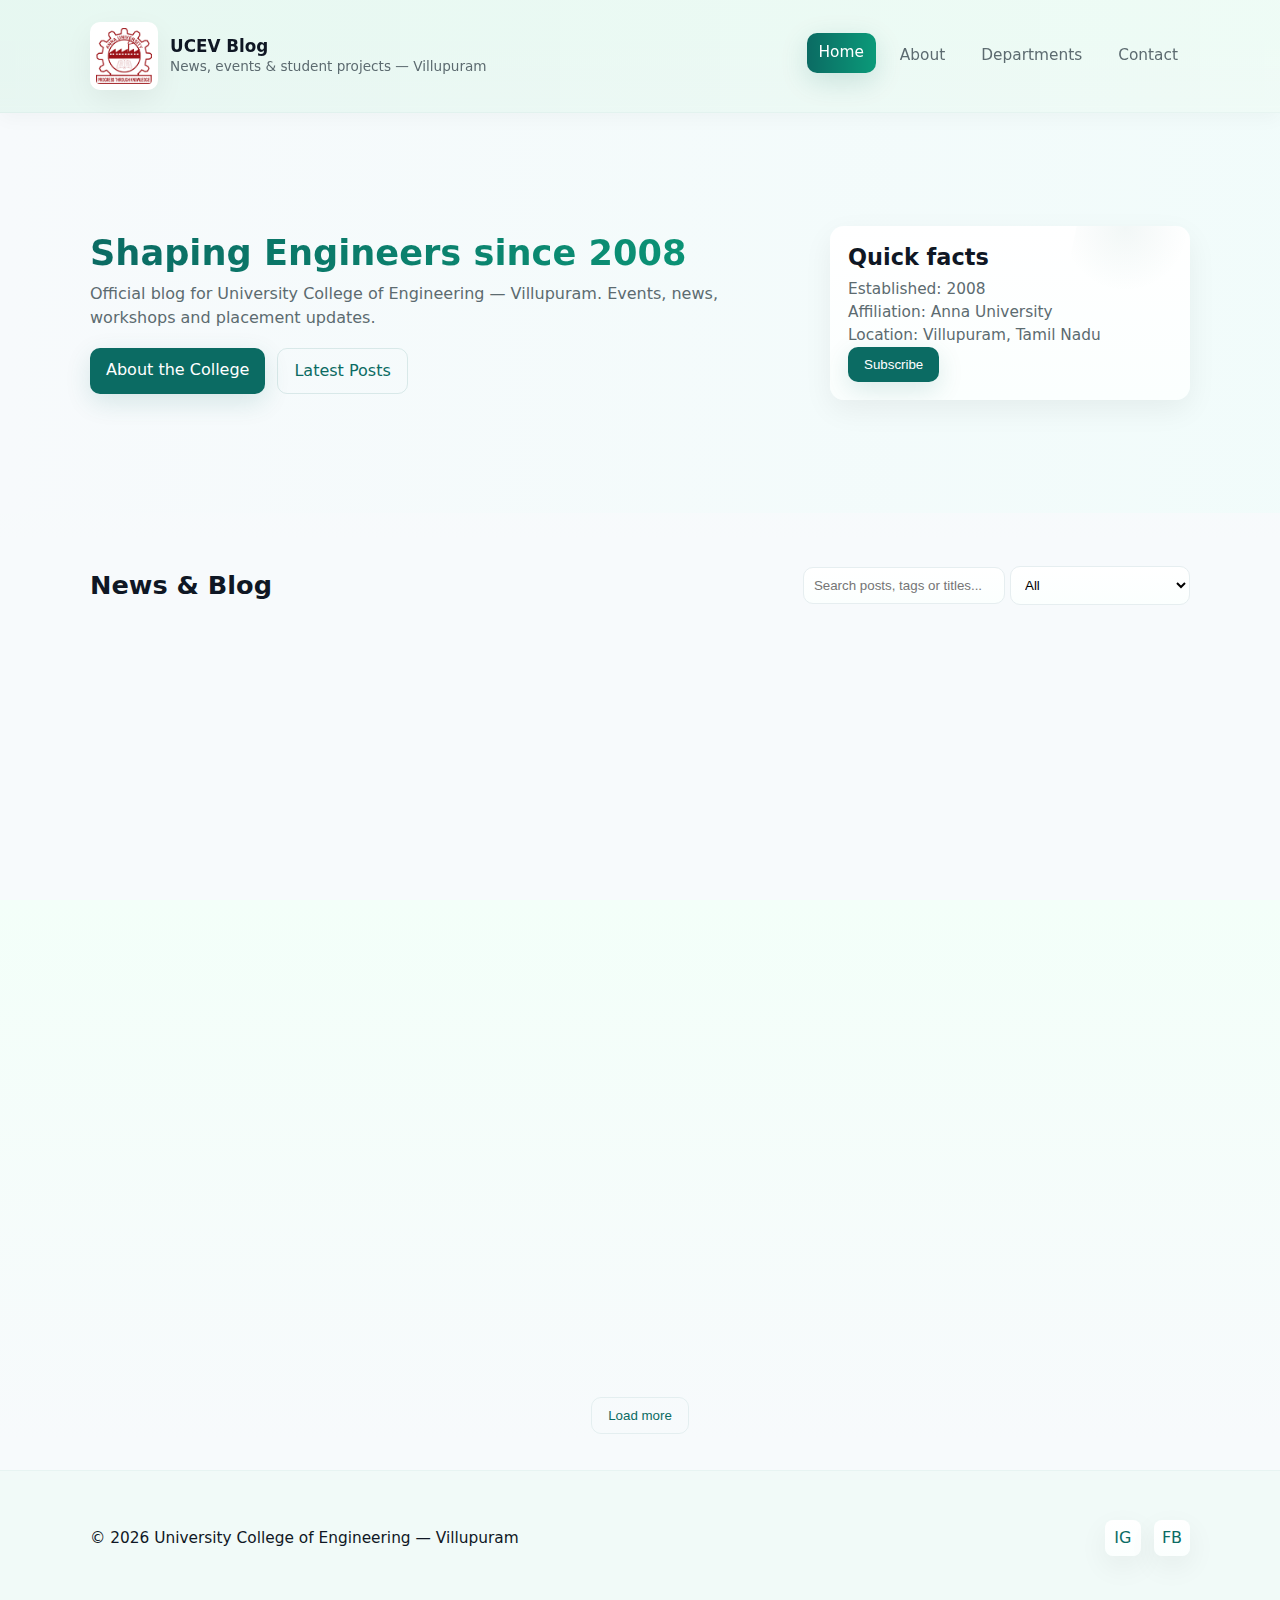
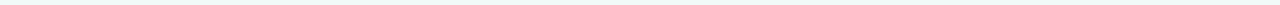
<file: index.html>
<!DOCTYPE html>
<html lang="en">

<head>
  <meta charset="utf-8" />
  <meta name="viewport" content="width=device-width,initial-scale=1" />
  <title>UCEV Blog — Home</title>
  <link rel="stylesheet" href="styles.css" />
  <meta name="description" content="University College of Engineering Villupuram — blog & news" />
  <meta name="keywords" content="UCEV, University College of Engineering Villupuram, blog, news, events, student projects" />
  <meta name="author" content="UCEV Blog Team" />
  <link rel="icon" href="assets/logo.ico" type="image/x-icon" />

</head>

<body>
  <header class="site-header">
    <div class="container header-inner">
      <div class="brand" onclick="navigate('/')">
        <img src="assets/logo.png" alt="UCEV Logo" class="logo" onerror="this.style.display='none'" loading="lazy"/>
        <div>
          <h1>UCEV Blog</h1>
          <p class="tagline">News, events & student projects — Villupuram</p>
        </div>
      </div>

      <nav class="nav">
        <button class="nav-toggle" aria-expanded="false" onclick="toggleNav()">
          ☰
        </button>
        <ul class="nav-list">
          <li><a href="index.html">Home</a></li>
          <li><a href="about.html">About</a></li>
          <li><a href="departments.html">Departments</a></li>
          <li><a href="contact.html">Contact</a></li>
        </ul>
      </nav>
    </div>
  </header>

  <main>
    <section class="hero">
      <div class="container hero-grid">
        <div class="hero-content">
          <h2 class="animated-title">
            Shaping Engineers since <span id="est-year">2008</span>
          </h2>
          <p class="lead">
            Official blog for University College of Engineering — Villupuram.
            Events, news, workshops and placement updates.
          </p>
          <div class="cta-row">
            <a class="btn" href="about.html">About the College</a>
            <a class="btn btn-outline" href="#posts-section">Latest Posts</a>
          </div>
        </div>

        <div class="hero-card reveal">
          <div class="card-top">
            <h3>Quick facts</h3>
            <ul class="facts">
              <li>Established: 2008</li>
              <li>Affiliation: Anna University</li>
              <li>Location: Villupuram, Tamil Nadu</li>
            </ul>
          </div>
          <div class="card-bottom">
            <button id="subscribeBtn" class="btn">Subscribe</button>
          </div>
        </div>
      </div>
    </section>

    <section id="posts-section" class="section container">
      <div class="section-head">
        <h2>News & Blog</h2>
        <div class="controls">
          <input id="searchInput" placeholder="Search posts, tags or titles..." />
          <select id="filterDept">
            <option value="all">All</option>
            <option value="cse">Computer Science</option>
            <option value="ece">ECE</option>
            <option value="mech">Mechanical</option>
            <option value="it">IT</option>
            <option value="placement">Placement</option>
          </select>
        </div>
      </div>

      <div id="posts" class="posts-grid" aria-live="polite"></div>

      <div class="load-more-wrap">
        <button id="loadMore" class="btn btn-outline">Load more</button>
      </div>
    </section>
  </main>

  <footer class="site-footer">
    <div class="container footer-inner">
      <p>
        © <span id="year"></span> University College of Engineering —
        Villupuram
      </p>
      <div class="socials">
        <a href="#" aria-label="Instagram">IG</a>
        <a href="#" aria-label="Facebook">FB</a>
      </div>
    </div>
  </footer>

  <div id="toast" class="toast" role="status" aria-live="polite"></div>

  <script src="script.js"></script>
  <script>
    initHome();
  </script>
</body>

</html>
</file>
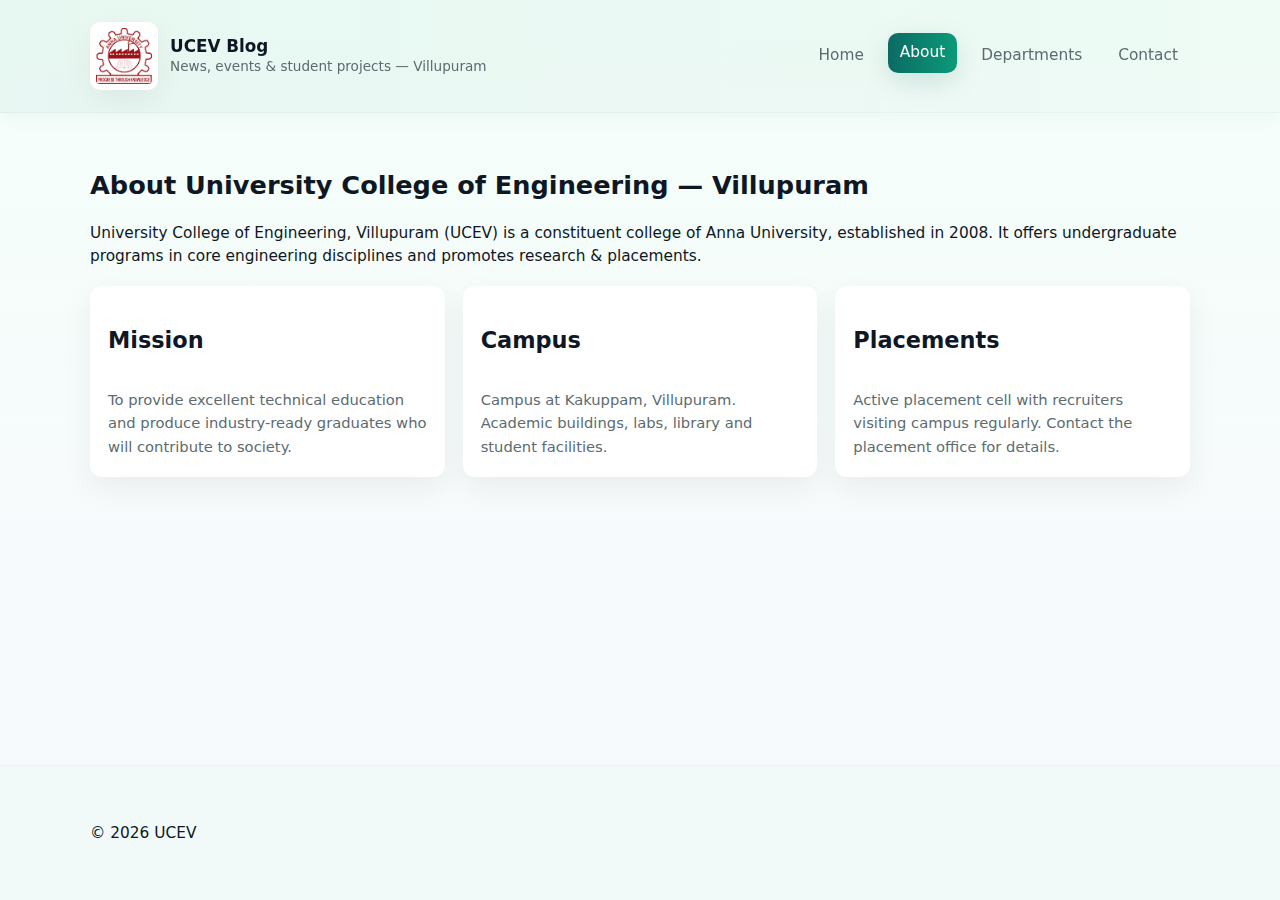
<file: about.html>
<!doctype html>
<html lang="en">

<head>
    <meta charset="utf-8">
    <meta name="viewport" content="width=device-width,initial-scale=1">
    <title>About — UCEV</title>
    <link rel="stylesheet" href="styles.css">
    <meta name="description" content="University College of Engineering Villupuram — about the college, mission, campus and placements">
    <meta name="keywords" content="UCEV, University College of Engineering Villupuram, about UCEV, college mission, campus, placements">
    <meta name="author" content="UCEV Blog Team">
    <link rel="icon" href="assets/logo.ico" type="image/x-icon">
</head>

<body>
    <header class="site-header">
        <div class="container header-inner">
            <div class="brand" onclick="navigate('/')">
                <img src="assets/logo.png" alt="UCEV Logo" class="logo" onerror="this.style.display='none'" loading="lazy">
                <div>
                    <h1>UCEV Blog</h1>
                    <p class="tagline">News, events & student projects — Villupuram</p>
                </div>
            </div>

            <nav class="nav">
                <button class="nav-toggle" aria-expanded="false" onclick="toggleNav()">
                    ☰
                </button>
                <ul class="nav-list">
                    <li><a href="index.html">Home</a></li>
                    <li><a href="about.html">About</a></li>
                    <li><a href="departments.html">Departments</a></li>
                    <li><a href="contact.html">Contact</a></li>
                </ul>
            </nav>
        </div>
    </header>


    <main class="container section">
        <h2 class="reveal">About University College of Engineering — Villupuram</h2>
        <p class="reveal">University College of Engineering, Villupuram (UCEV) is a constituent college of Anna
            University, established in 2008. It offers undergraduate programs in core engineering disciplines and
            promotes research & placements.</p>

        <div class="cards-grid">
            <article class="info-card reveal">
                <h3>Mission</h3>
                <p>To provide excellent technical education and produce industry-ready graduates who will contribute to
                    society.</p>
            </article>
            <article class="info-card reveal">
                <h3>Campus</h3>
                <p>Campus at Kakuppam, Villupuram. Academic buildings, labs, library and student facilities.</p>
            </article>
            <article class="info-card reveal">
                <h3>Placements</h3>
                <p>Active placement cell with recruiters visiting campus regularly. Contact the placement office for
                    details.</p>
            </article>
        </div>

    </main>

    <footer class="site-footer">
        <div class="container footer-inner">
            <p>© <span id="year"></span> UCEV</p>
            <div></div>
        </div>
    </footer>

    <div id="toast" class="toast"></div>
    <script src="script.js"></script>
    <script>initBasic()</script>
</body>

</html>
</file>
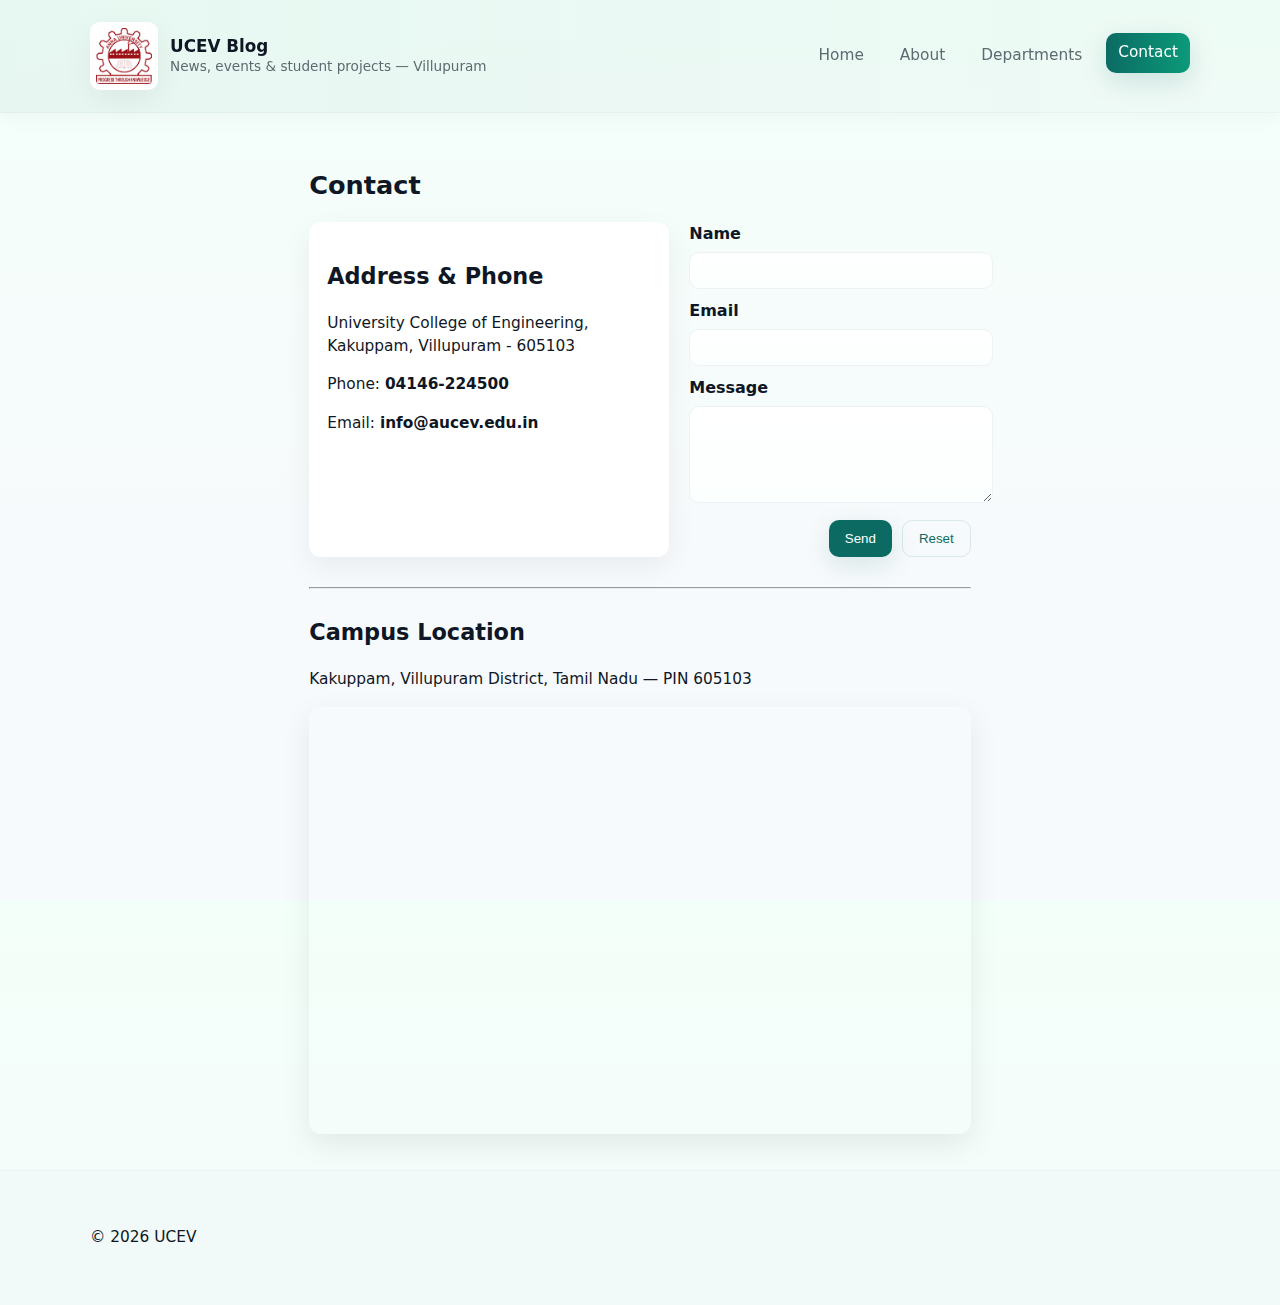
<file: contact.html>
<!DOCTYPE html>
<html lang="en">

<head>
    <meta charset="utf-8" />
    <meta name="viewport" content="width=device-width,initial-scale=1" />
    <title>Contact — UCEV</title>
    <link rel="stylesheet" href="styles.css" />
    <meta name="description" content="University College of Engineering Villupuram — contact information, address and campus map">
    <meta name="keywords" content="UCEV, University College of Engineering Villupuram, contact, address, campus map, Kakuppam, Villupuram">
    <meta name="author" content="UCEV Blog Team">
    <link rel="icon" href="assets/logo.ico" type="image/x-icon">
</head>

<body>
    <header class="site-header">
        <div class="container header-inner">
            <div class="brand" onclick="navigate('/')">
                <img src="assets/logo.png" alt="UCEV Logo" class="logo" onerror="this.style.display='none'" loading="lazy">
                <div>
                    <h1>UCEV Blog</h1>
                    <p class="tagline">News, events & student projects — Villupuram</p>
                </div>
            </div>

            <nav class="nav">
                <button class="nav-toggle" aria-expanded="false" onclick="toggleNav()">
                    ☰
                </button>
                <ul class="nav-list">
                    <li><a href="index.html">Home</a></li>
                    <li><a href="about.html">About</a></li>
                    <li><a href="departments.html">Departments</a></li>
                    <li><a href="contact.html">Contact</a></li>
                </ul>
            </nav>
        </div>
    </header>


    <main class="container section">
        <h2 class="reveal">Contact</h2>
        <div class="contact-grid">
            <div class="contact-card reveal">
                <h3>Address & Phone</h3>
                <p>
                    University College of Engineering, Kakuppam, Villupuram - 605103
                </p>
                <p>Phone: <strong>04146-224500</strong></p>
                <p>Email: <strong>info@aucev.edu.in</strong></p>
            </div>

            <form id="contactForm" class="contact-form reveal">
                <label>Name <input name="name" required /></label>
                <label>Email <input name="email" type="email" required /></label>
                <label>Message <textarea name="message" rows="5" required></textarea>
                </label>
                <div class="form-row">
                    <button class="btn" type="submit">Send</button>
                    <button class="btn btn-outline" type="reset">Reset</button>
                </div>
            </form>
            <p id="formMessage" class="form-message" role="alert" aria-live="polite"></p>
        </div>
        <hr style="margin: 30px 0" />

        <h3>Campus Location</h3>
        <p>Kakuppam, Villupuram District, Tamil Nadu — PIN 605103</p>


        <div class="map-wrap" style="
          border-radius: 12px;
          overflow: hidden;
          margin-top: 12px;
          box-shadow: 0 10px 30px rgba(0, 0, 0, 0.08);
        ">
            <iframe title="UCEV campus map" width="100%" height="420" frameborder="0"
                src="https://www.google.com/maps?q=Kakuppam+Villupuram+605103&output=embed" allowfullscreen>
            </iframe>
        </div>
    </main>

    <footer class="site-footer">
        <div class="container footer-inner">
            <p>© <span id="year"></span> UCEV</p>
        </div>
    </footer>

    <div id="toast" class="toast"></div>
    <script src="script.js"></script>
    <script>
        initContact();
    </script>
</body>

</html>
</file>
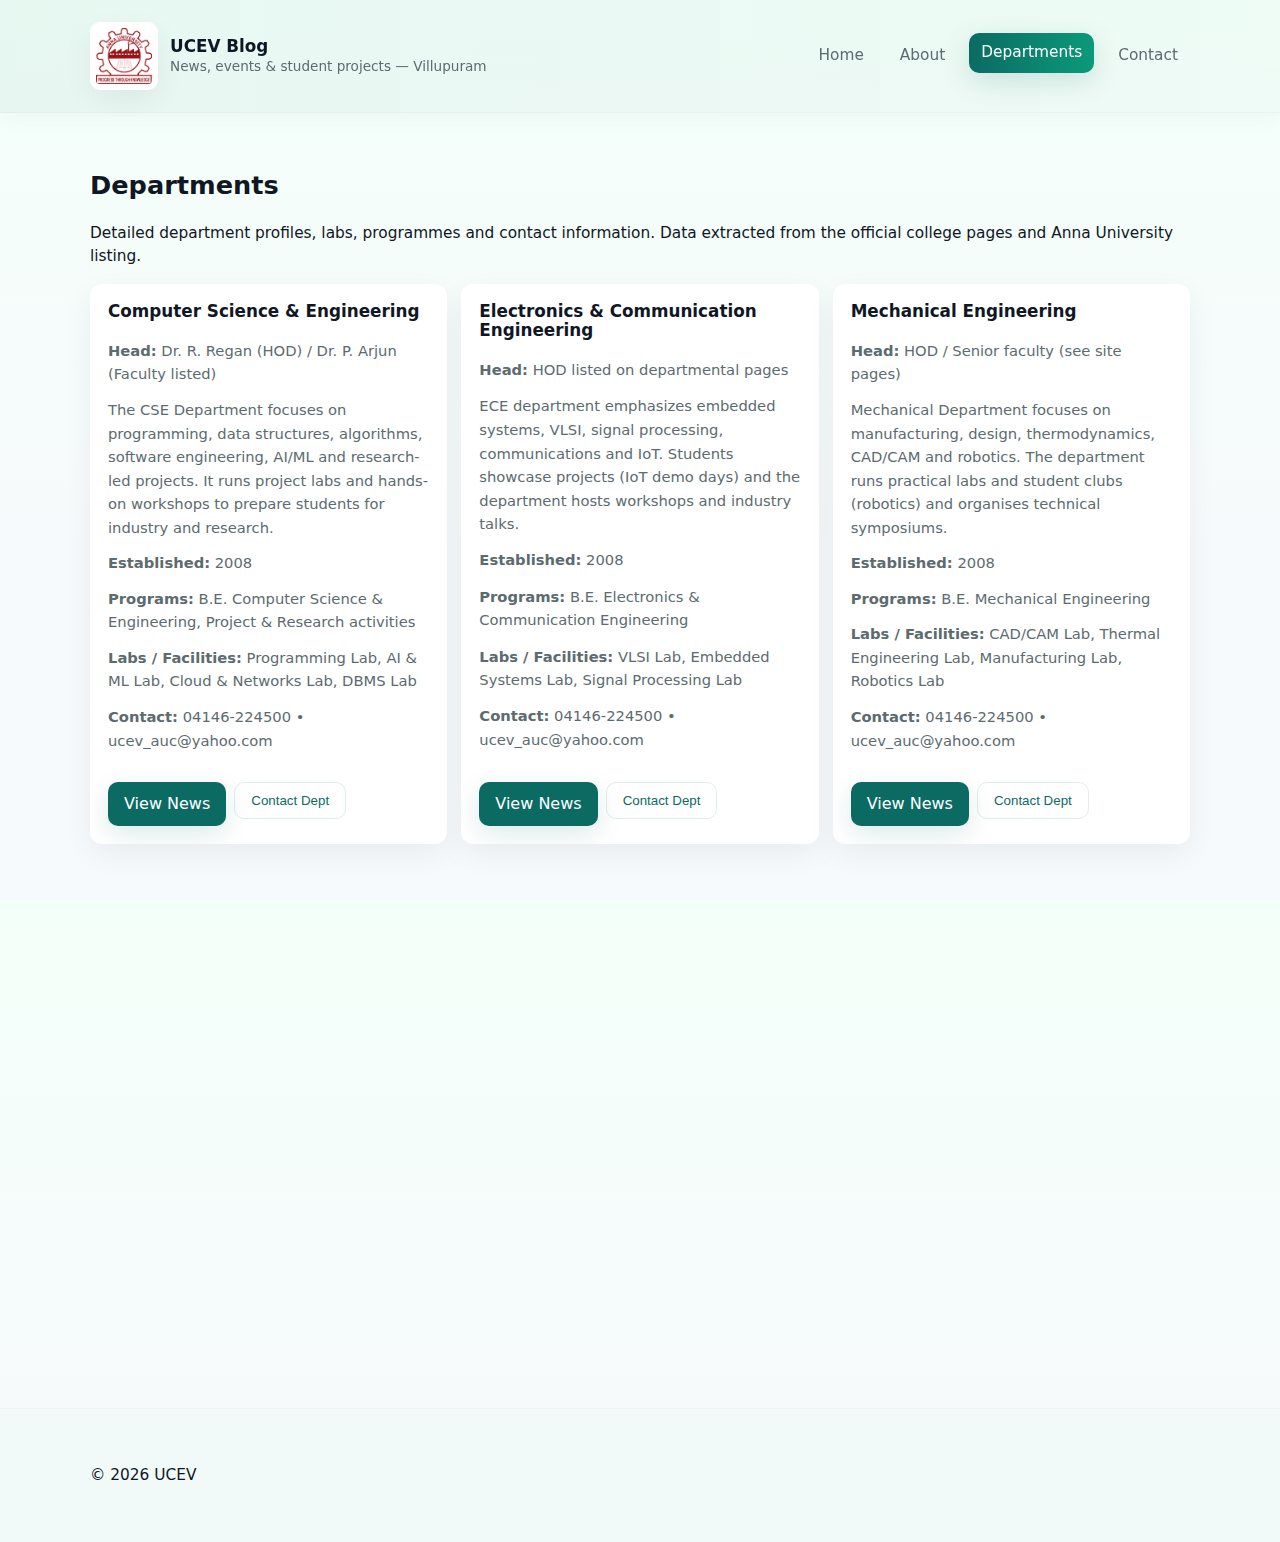
<file: departments.html>
<!doctype html>
<html lang="en">

<head>
    <meta charset="utf-8" />
    <meta name="viewport" content="width=device-width,initial-scale=1" />
    <title>Departments — UCEV</title>
    <link rel="stylesheet" href="styles.css">
    <meta name="description" content="University College of Engineering Villupuram — explore our engineering departments and programs">
    <meta name="keywords" content="UCEV, University College of Engineering Villupuram, departments, engineering programs, CSE, ECE, EEE, Mechanical, Civil">    
    <meta name="author" content="UCEV Blog Team">
    <link rel="icon" href="assets/logo.ico" type="image/x-icon">
</head>

<body>
    <header class="site-header">
        <div class="container header-inner">
            <div class="brand" onclick="navigate('/')">
                <img src="assets/logo.png" alt="UCEV Logo" class="logo" onerror="this.style.display='none'" loading="lazy">
                <div>
                    <h1>UCEV Blog</h1>
                    <p class="tagline">News, events & student projects — Villupuram</p>
                </div>
            </div>

            <nav class="nav">
                <button class="nav-toggle" aria-expanded="false" onclick="toggleNav()">
                    ☰
                </button>
                <ul class="nav-list">
                    <li><a href="index.html">Home</a></li>
                    <li><a href="about.html">About</a></li>
                    <li><a href="departments.html">Departments</a></li>
                    <li><a href="contact.html">Contact</a></li>
                </ul>
            </nav>
        </div>
    </header>


    <main class="container section">
        <h2 class="reveal">Departments</h2>
        <p class="reveal">Detailed department profiles, labs, programmes and contact information. Data extracted from
            the official college pages and Anna University listing.</p>

        <div id="deptGrid" class="dept-grid"></div>
    </main>

    <footer class="site-footer">
        <div class="container footer-inner">
            <p>© <span id="year"></span> UCEV</p>
        </div>
    </footer>

    <div id="toast" class="toast"></div>
    <script src="script.js"></script>
    <script>

        document.addEventListener('DOMContentLoaded', async () => {
            initBasic();
            const grid = document.getElementById('deptGrid');
            try {
                const res = await fetch('data/departments.json');
                const depts = await res.json();
                depts.forEach(d => {
                    const card = document.createElement('article');
                    card.className = 'info-card reveal';
                    card.innerHTML = `
            <h4>${d.name}</h4>
            <p><strong>Head:</strong> ${d.head || '—'}</p>
            <p>${d.about}</p>
            <p><strong>Established:</strong> ${d.established || '2008'}</p>
            <p><strong>Programs:</strong> ${(d.programs || []).join(', ')}</p>
            <p><strong>Labs / Facilities:</strong> ${(d.labs || []).join(', ')}</p>
            <p><strong>Contact:</strong> ${d.contact?.phone || ''} • ${d.contact?.email || ''}</p>
            <div style="margin-top:10px;display:flex;gap:8px">
              <a class="btn" href="index.html?dept=${encodeURIComponent(d.id)}">View News</a>
              <button class="btn btn-outline" onclick="toast.show('Contact: ${d.contact?.email || 'ucev_auc@yahoo.com'}')">Contact Dept</button>
            </div>
          `;
                    grid.appendChild(card);
                });

                setupReveal();
            } catch (e) {
                grid.innerHTML = '<p>Departments data could not be loaded.</p>';
            }
        });
    </script>
</body>

</html>
</file>
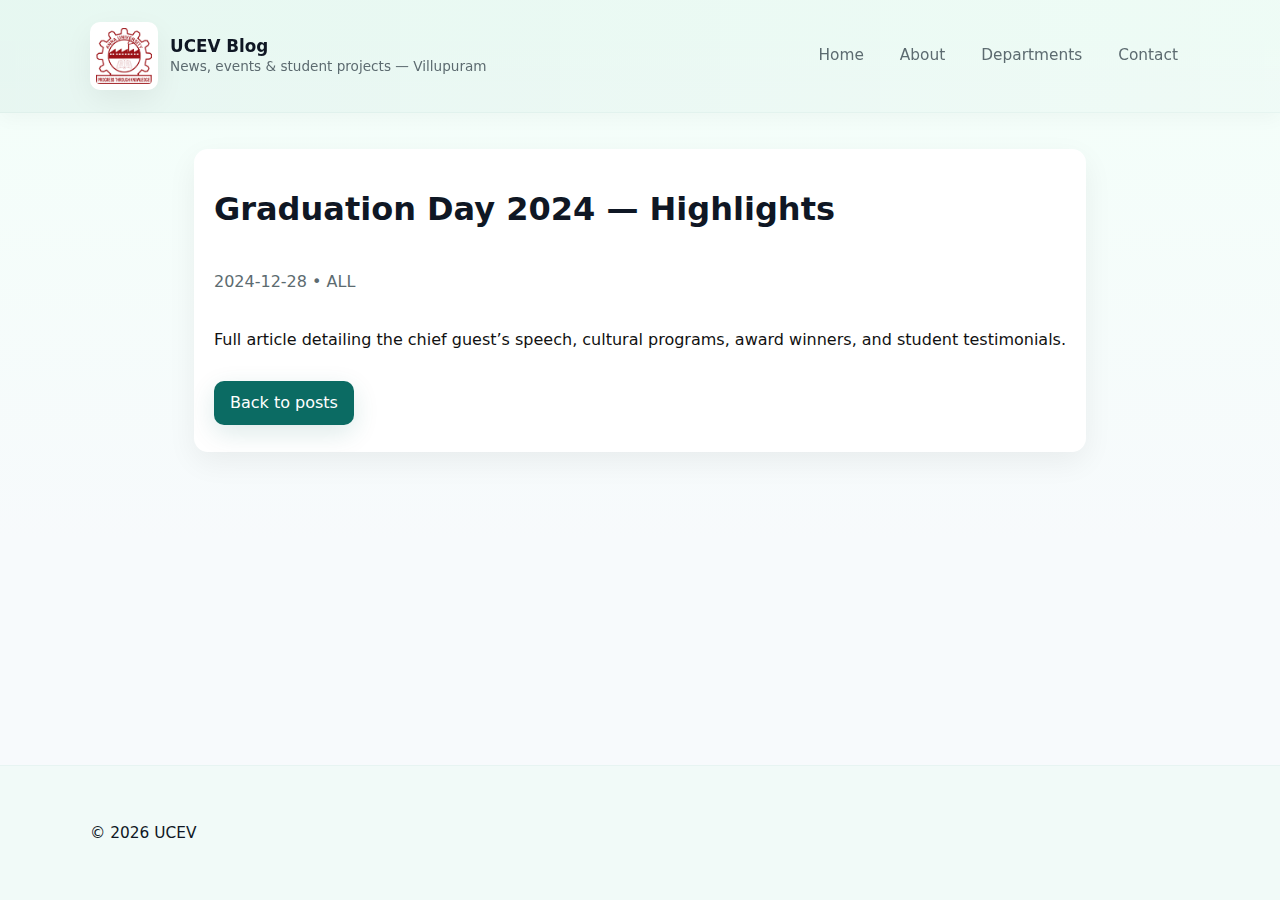
<file: post.html>
<!doctype html>
<html lang="en">

<head>
    <meta charset="utf-8">
    <meta name="viewport" content="width=device-width,initial-scale=1">
    <title>Post — UCEV</title>
    <link rel="stylesheet" href="styles.css">
    <meta name="description" content="University College of Engineering Villupuram — latest blog post">
    <meta name="keywords" content="UCEV, University College of Engineering Villupuram, blog post, news, events, student projects">
    <meta name="author" content="UCEV Blog Team">
    <link rel="icon" href="assets/logo.ico" type="image/x-icon">
</head>

<body>
    <header class="site-header">
        <div class="container header-inner">
            <div class="brand" onclick="navigate('/')">
                <img src="assets/logo.png" alt="UCEV Logo" class="logo" onerror="this.style.display='none'" loading="lazy">
                <div>
                    <h1>UCEV Blog</h1>
                    <p class="tagline">News, events & student projects — Villupuram</p>
                </div>
            </div>

            <nav class="nav">
                <button class="nav-toggle" aria-expanded="false" onclick="toggleNav()">
                    ☰
                </button>
                <ul class="nav-list">
                    <li><a href="index.html">Home</a></li>
                    <li><a href="about.html">About</a></li>
                    <li><a href="departments.html">Departments</a></li>
                    <li><a href="contact.html">Contact</a></li>
                </ul>
            </nav>
        </div>
    </header>


    <main class="container section">
        <div id="postContent" class="reveal">Loading post…</div>
    </main>

    <footer class="site-footer">
        <div class="container footer-inner">
            <p>© <span id="year"></span> UCEV</p>
        </div>
    </footer>

    <div id="toast" class="toast"></div>
    <script src="script.js"></script>
    <script>initPost()</script>
</body>

</html>
</file>
<file: styles.css>
:root {
  --bg: #f7fbfa;
  --accent: #0b6b63;
  --accent-2: #0b9a79;
  --muted: #5c6b70;
  --card: #ffffff;
  --glass: rgba(255, 255, 255, 0.6);
  --shadow: 0 10px 30px rgba(10, 10, 20, 0.06);
  --shadow-strong: 0 18px 48px rgba(10, 10, 20, 0.12);
  --radius: 12px;
  --container: 1100px;
  --bounce: cubic-bezier(0.34, 1.56, 0.64, 1);
  --slow: 0.6s;
  --fast: 0.22s;
  --glass-2: rgba(11, 107, 99, 0.04);
  font-family: Inter, system-ui, -apple-system, "Segoe UI", Roboto,
    "Helvetica Neue", Arial;
  -webkit-font-smoothing: antialiased;
  -moz-osx-font-smoothing: grayscale;
  color-scheme: light;
}
html,
body {
  height: 100%;
}
body {
  margin: 0;
  display: flex;
  flex-direction: column;
  background: linear-gradient(180deg, #f3fff9 0%, #f7fafc 60%);
  color: #0f1724;
  line-height: 1.5;
}
main {
  flex: 1;
}
.container {
  max-width: var(--container);
  margin: 0 auto;
  padding: clamp(14px, 2vw, 22px);
}
h1,
h2,
h3,
h4,
h5,
h6 {
  line-height: 1.2;
}
h1 {
  font-size: clamp(1.8rem, 2.5vw, 2.4rem);
}
h2 {
  font-size: clamp(1.4rem, 2vw, 1.8rem);
}
h3 {
  font-size: clamp(1.2rem, 1.8vw, 1.4rem);
}
p,
li {
  font-size: clamp(0.92rem, 1.2vw, 1rem);
}
/* Make images responsive by default */
img {
  max-width: 100%;
  height: auto;
  display: block;
}
.visually-hidden {
  position: absolute !important;
  height: 1px;
  width: 1px;
  overflow: hidden;
  clip: rect(1px, 1px, 1px, 1px);
  white-space: nowrap;
}
a:focus,
button:focus,
input:focus,
textarea:focus {
  outline: 3px solid rgba(11, 107, 99, 0.16);
  outline-offset: 2px;
}
.site-header {
  position: sticky;
  top: 0;
  z-index: 120;
  background: linear-gradient(
    90deg,
    rgba(11, 107, 99, 0.05),
    rgba(7, 83, 80, 0.02)
  );
  border-bottom: 1px solid rgba(11, 107, 99, 0.04);
  backdrop-filter: blur(6px);
  box-shadow: 0 6px 18px rgba(8, 22, 18, 0.03);
  animation: headerSlide 0.6s var(--bounce);
}
/* Sticky header fallback */
.site-header {
  background: rgba(255, 255, 255, 0.9); /* fallback color */
}

@supports (backdrop-filter: blur(6px)) or (-webkit-backdrop-filter: blur(6px)) {
  .site-header {
    background: linear-gradient(
      90deg,
      rgba(11, 107, 99, 0.05),
      rgba(7, 83, 80, 0.02)
    );
    backdrop-filter: blur(6px);
    -webkit-backdrop-filter: blur(6px);
  }
}

@keyframes headerSlide {
  from {
    transform: translateY(-18px);
    opacity: 0;
  }
  to {
    transform: none;
    opacity: 1;
  }
}
.header-inner {
  display: flex;
  align-items: center;
  justify-content: space-between;
  gap: 12px;
}
.brand {
  display: flex;
  gap: 12px;
  align-items: center;
  cursor: pointer;
  transition: transform 0.35s var(--bounce);
}
.logo {
  width: 56px;
  height: 56px;
  border-radius: 10px;
  background: #fff;
  padding: 6px;
  box-shadow: var(--shadow);
  object-fit: cover;
}
.brand h1 {
  margin: 0;
  font-size: 1.05rem;
}
.tagline {
  margin: 0;
  color: var(--muted);
  font-size: 0.85rem;
}
/* Nav desktop */
.nav {
  display: flex;
  align-items: center;
  gap: 8px;
}
.nav-list {
  display: flex;
  gap: 12px;
  list-style: none;
  margin: 0;
  padding: 0;
  align-items: center;
}
.nav-list a {
  color: var(--muted);
  text-decoration: none;
  padding: 8px 12px;
  border-radius: 10px;
  transition: all 0.28s var(--bounce);
  display: inline-block;
}
.nav-list a.active,
.nav-list a[aria-current="page"] {
  color: white;
  background: linear-gradient(90deg, var(--accent), var(--accent-2));
  box-shadow: 0 8px 28px rgba(11, 107, 99, 0.16);
  transform: translateY(-3px);
}
.nav-list a:hover {
  background: var(--glass);
  color: var(--accent);
  transform: translateY(-3px);
  box-shadow: 0 10px 30px rgba(11, 107, 99, 0.08);
}
.nav-toggle {
  display: none;
  border: 0;
  background: transparent;
  color: var(--muted);
  font-size: 20px;
  padding: 8px;
  border-radius: 10px;
  transition: all 0.2s;
}
.nav-toggle:active {
  transform: scale(0.96);
}
.hero {
  padding: 48px 0;
  background: linear-gradient(270deg, #f0fff9, #e6fff8, #f7fafc);
  background-size: 600% 600%;
  animation: gradientShift 14s linear infinite;
}
@keyframes gradientShift {
  0% {
    background-position: 0% 50%;
  }
  50% {
    background-position: 100% 50%;
  }
  100% {
    background-position: 0% 50%;
  }
}
.hero-grid {
  display: grid;
  grid-template-columns: 1fr 360px;
  gap: 28px;
  align-items: center;
  min-height: 260px;
}
.animated-title {
  font-size: 2.2rem;
  margin: 0 0 8px;
  background: linear-gradient(90deg, var(--accent), var(--accent-2));
  -webkit-background-clip: text;
  background-clip: text;
  color: transparent;
  animation: titleIn 0.9s var(--bounce) both;
}
@keyframes titleIn {
  0% {
    opacity: 0;
    transform: translateX(-50px) scale(0.98);
  }
  100% {
    opacity: 1;
    transform: none;
  }
}
.lead {
  color: var(--muted);
  margin: 0 0 18px;
  font-size: 1rem;
}
.cta-row {
  display: flex;
  gap: 12px;
  flex-wrap: wrap;
}
.facts {
  list-style: none;
  padding: 0;
  margin: 8px 0 0;
  color: var(--muted);
}
.hero-card {
  background: linear-gradient(180deg, #fff, #fbfffe);
  padding: 18px;
  border-radius: 14px;
  box-shadow: var(--shadow);
  position: relative;
  overflow: hidden;
}
.hero-card::before {
  content: "";
  position: absolute;
  right: -40px;
  top: -40px;
  width: 160px;
  height: 160px;
  background: radial-gradient(
    circle at 30% 30%,
    rgba(11, 107, 99, 0.06),
    transparent 40%
  );
  transform: rotate(12deg);
  opacity: 0.9;
}
.hero-card .card-top h3 {
  margin: 0 0 8px;
}
/* small decorative floating shapes (optional) */
.hero .float-shape {
  position: absolute;
  border-radius: 50%;
  opacity: 0.08;
  filter: blur(6px);
  pointer-events: none;
}
.btn {
  display: inline-block;
  padding: 10px 16px;
  border-radius: 10px;
  background: var(--accent);
  color: #fff;
  border: 0;
  cursor: pointer;
  text-decoration: none;
  box-shadow: 0 8px 26px rgba(11, 107, 99, 0.14);
  transition: transform 0.28s var(--bounce), box-shadow 0.28s var(--bounce);
  position: relative;
  overflow: hidden;
}
.btn:hover {
  transform: translateY(-6px) scale(1.04);
}
.btn:active {
  transform: scale(0.97);
}
/* ripple effect using pseudo */
.btn::after {
  content: "";
  position: absolute;
  left: 50%;
  top: 50%;
  width: 0;
  height: 0;
  background: rgba(255, 255, 255, 0.28);
  border-radius: 50%;
  transform: translate(-50%, -50%);
  transition: width 0.45s ease, height 0.45s ease;
}
.btn:active::after {
  width: 240px;
  height: 240px;
}
.btn-outline {
  background: transparent;
  border: 1px solid rgba(11, 107, 99, 0.12);
  color: var(--accent);
  box-shadow: none;
}
/* pill badge for categories */
.chip {
  display: inline-block;
  padding: 6px 10px;
  border-radius: 999px;
  background: linear-gradient(
    90deg,
    rgba(11, 107, 99, 0.08),
    rgba(11, 107, 99, 0.04)
  );
  color: var(--accent);
  font-weight: 600;
  font-size: 0.8rem;
  box-shadow: 0 4px 16px rgba(11, 107, 99, 0.06);
}
.section {
  padding: 36px 0;
}
.section-head {
  display: flex;
  align-items: center;
  justify-content: space-between;
  gap: 12px;
}
.cards-grid,
.dept-grid,
.posts-grid {
  display: grid;
  grid-template-columns: repeat(auto-fit, minmax(220px, 1fr));
  gap: clamp(12px, 2vw, 18px);
  margin-top: 18px;
}
.info-card,
.card,
.post-card {
  background: var(--card);
  padding: clamp(14px, 1.6vw, 18px);
  border-radius: 12px;
  box-shadow: var(--shadow);
  transition: all 0.38s var(--bounce);
  overflow: hidden;
  display: flex;
  flex-direction: column;
  gap: 12px;
}
.info-card:hover {
  box-shadow: var(--shadow-strong);
}
/* small helper for inline lists */
.row {
  display: flex;
  gap: 12px;
  align-items: center;
  flex-wrap: wrap;
}
#deptGrid {
  display: grid;
  grid-template-columns: repeat(auto-fit, minmax(220px, 1fr));
  gap: clamp(12px, 2vw, 16px);
  margin-top: 12px;
}
.news-controls {
  display: flex;
  gap: 12px;
  align-items: center;
  margin: 14px 0;
  flex-wrap: wrap;
}
.news-controls input,
.news-controls select,
.controls input,
.controls select {
  padding: 10px;
  border-radius: 10px;
  border: 1px solid #e6eef0;
  background: linear-gradient(180deg, #fff, #fbfffe);
  min-width: 180px;
}
.post {
  background: var(--card);
  padding: 14px;
  border-radius: 12px;
  box-shadow: var(--shadow);
  position: relative;
  overflow: hidden;
  transition: transform 0.35s var(--bounce), box-shadow 0.35s var(--bounce);
}
.post .post-thumb {
  height: 140px;
  border-radius: 10px;
  background: linear-gradient(135deg, #e6fff8, #f0fff9);
  margin-bottom: 12px;
  display: flex;
  align-items: center;
  justify-content: center;
}
.post h4 {
  margin: 0 0 6px;
  font-size: 1.05rem;
}
.post p {
  color: var(--muted);
  font-size: 0.95rem;
  margin: 0;
}
.post .meta {
  font-size: 0.82rem;
  color: var(--muted);
  margin-top: 12px;
  display: flex;
  justify-content: space-between;
  align-items: center;
  gap: 10px;
}
.post .meta a {
  color: var(--accent);
  text-decoration: none;
  font-weight: 600;
}
.post .meta a:hover {
  text-decoration: underline;
}
.post:hover {
  transform: translateY(-8px) scale(1.03);
  box-shadow: 0 20px 50px rgba(10, 10, 20, 0.12);
}

.post {
  opacity: 0;
  transform: scale(0.96);
}
.post.show {
  animation: postPop 0.5s var(--bounce) forwards;
}
@keyframes postPop {
  to {
    opacity: 1;
    transform: scale(1);
  }
}
/* LOAD MORE */
.load-more-wrap {
  display: flex;
  justify-content: center;
  margin-top: 18px;
}
.load-more-wrap .btn {
  background: transparent;
  color: var(--accent);
  border: 1px solid rgba(11, 107, 99, 0.08);
  box-shadow: none;
}
.contact-grid {
  display: grid;
  grid-template-columns: 360px 1fr;
  gap: 20px;
}
.contact-card {
  background: var(--card);
  padding: 18px;
  border-radius: 12px;
  box-shadow: var(--shadow);
}
.contact-form label {
  display: block;
  margin-bottom: 10px;
  font-weight: 600;
}
.contact-form input,
.contact-form textarea,
.contact-form select {
  width: 100%;
  padding: 10px;
  border-radius: 10px;
  border: 1px solid #eef2f4;
  background: linear-gradient(180deg, #fff, #fbfffe);
  margin-top: 6px;
  transition: box-shadow 0.18s;
}
.contact-form input:focus,
.contact-form textarea:focus {
  box-shadow: 0 8px 24px rgba(11, 107, 99, 0.08);
  outline: none;
}
.form-row {
  display: flex;
  gap: 10px;
  justify-content: flex-end;
  margin-top: 8px;
}
.form-message {
  color: var(--muted);
  margin-top: 10px;
  font-size: 0.95rem;
  font-weight: 500;
  display: none;
}

.form-message.success {
  color: #0b6b63;
}

.form-message.error {
  color: #c0392b;
}

#postContent .info-card {
  padding: 20px;
  border-radius: 14px;
}
.post-body {
  margin-top: 12px;
  color: #111;
  line-height: 1.8;
}
.post-body img {
  max-width: 100%;
  border-radius: 10px;
  margin: 14px 0;
}
#deptGrid {
  display: grid;
  grid-template-columns: repeat(3, 1fr);
  gap: 14px;
  margin-top: 12px;
}
#deptGrid .info-card {
  min-height: 160px;
  display: flex;
  flex-direction: column;
  justify-content: space-between;
}
#deptGrid .info-card {
  min-height: 200px;
  justify-content: flex-start;
  align-items: flex-start;
}
#deptGrid .info-card .btn {
  align-self: flex-start;
}
#deptGrid .info-card h4,
.dept-grid .info-card h4,
.info-card h4 {
  margin: 0 0 6px;
  font-size: clamp(1rem, 1.6vw, 1.05rem);
  line-height: 1.15;
  word-break: break-word;
  white-space: normal;
  hyphens: auto;
}
#deptGrid .info-card p,
.dept-grid .info-card p,
.info-card p {
  margin: 0;
  color: var(--muted);
  font-size: clamp(0.92rem, 1.1vw, 1rem);
  line-height: 1.6;
  overflow-wrap: anywhere;
  flex: 1 1 auto;
}
#deptGrid .info-card .btn,
.dept-grid .info-card .btn {
  align-self: flex-start;
  margin-top: 8px;
}
.site-footer {
  padding: 18px 0;
  background: #f1faf8;
  border-top: 1px solid rgba(11, 107, 99, 0.04);
  margin-top: auto;
}
.footer-inner {
  display: flex;
  justify-content: space-between;
  align-items: center;
  gap: 12px;
}
.socials a {
  display: inline-flex;
  align-items: center;
  justify-content: center;
  width: 36px;
  height: 36px;
  border-radius: 8px;
  background: linear-gradient(180deg, #fff, #fbfffe);
  box-shadow: var(--shadow);
  color: var(--accent);
  text-decoration: none;
  margin-left: 8px;
}
.socials a:hover {
  transform: translateY(-4px);
  box-shadow: 0 12px 36px rgba(11, 107, 99, 0.12);
}

.toast {
  position: fixed;
  right: 20px;
  bottom: 20px;
  background: var(--accent);
  color: white;
  padding: 12px 16px;
  border-radius: 10px;
  transform: translateY(16px);
  opacity: 0;
  transition: all 0.35s cubic-bezier(0.2, 0.9, 0.3, 1);
  z-index: 220;
  box-shadow: 0 10px 36px rgba(11, 107, 99, 0.18);
}
.toast.show {
  transform: none;
  opacity: 1;
}
.reveal {
  opacity: 0;
  transform: translateY(18px) scale(0.995);
  transition: all 0.6s var(--bounce);
}
.reveal.visible {
  opacity: 1;
  transform: none;
}
.stagger-1 {
  transition-delay: 0.08s;
}
.stagger-2 {
  transition-delay: 0.16s;
}
.stagger-3 {
  transition-delay: 0.24s;
}
.stagger-4 {
  transition-delay: 0.32s;
}
.info-card .meta-row {
  display: flex;
  justify-content: space-between;
  align-items: center;
  gap: 8px;
}
.info-card .meta-row .muted {
  color: var(--muted);
  font-size: 0.9rem;
}
kbd {
  background: #f7fafc;
  border: 1px solid #e6eef0;
  border-bottom-width: 3px;
  padding: 4px 8px;
  border-radius: 6px;
  font-weight: 600;
}
a:focus,
button:focus,
input:focus,
textarea:focus {
  outline: 3px solid rgba(11, 107, 99, 0.12);
  outline-offset: 3px;
}
/* Tablet / small laptop */
@media (max-width: 980px) {
  .container {
    padding: 18px;
  }
  .hero-grid {
    grid-template-columns: 1fr;
    gap: 18px;
    padding-bottom: 6px;
  }
  .animated-title {
    font-size: 1.8rem;
  }
  .cards-grid {
    grid-template-columns: repeat(2, 1fr);
  }
  .dept-grid {
    grid-template-columns: repeat(2, 1fr);
  }
  .posts-grid {
    grid-template-columns: repeat(2, 1fr);
  }
  .contact-grid {
    grid-template-columns: 1fr;
  }
  .logo {
    width: 48px;
    height: 48px;
  }

  .nav-list {
    right: 12px;
    top: 58px;
    width: 92%;
    max-width: 320px;
  }
  .post .post-thumb {
    height: 120px;
  }
  .post {
    padding: 12px;
  }
  .btn {
    padding: 10px 14px;
  }
  .nav-list {
    display: none;
  } /* shown by JS using inline style */
  .nav-list {
    position: absolute;
    right: 18px;
    top: 64px;
    width: 260px;
    flex-direction: column;
    gap: 6px;
    padding: 10px;
    background: linear-gradient(
      180deg,
      rgba(255, 255, 255, 0.9),
      rgba(255, 255, 255, 0.85)
    );
    border-radius: 12px;
    box-shadow: 0 14px 40px rgba(10, 10, 20, 0.08);
  }
  .nav-toggle {
    display: inline-block;
  }
  .nav-list a {
    padding: 10px 12px;
  }
}
/* Mobile */
@media (max-width: 600px) {
  .container {
    padding: 14px;
  }
  .hero {
    padding: 30px 0;
  }
  .animated-title {
    font-size: 1.5rem;
  }
  .cards-grid,
  .dept-grid,
  .posts-grid {
    grid-template-columns: 1fr;
  }
  .hero-card {
    order: 2;
  }
  .brand h1 {
    font-size: 1rem;
  }
  .tagline {
    font-size: 0.8rem;
  }
  .nav-list {
    width: calc(100% - 32px);
    left: 16px;
    right: 16px;
  }
  .post .post-thumb {
    height: 100px;
  }
  .post h4 {
    font-size: 1rem;
  }
  .post p {
    font-size: 0.92rem;
  }
  .footer-inner {
    flex-direction: column;
    align-items: flex-start;
    gap: 8px;
  }
  .cta-row {
    flex-direction: column;
    align-items: flex-start;
  }
  .btn {
    max-width: 220px;
    width: 100%;
  }
}
@media (max-width: 420px) {
  #deptGrid,
  .dept-grid {
    grid-template-columns: 1fr;
    gap: 12px;
  }
  #deptGrid .info-card {
    min-height: auto;
  }
  #deptGrid .info-card h4 {
    font-size: clamp(1rem, 3.6vw, 1.02rem);
  }
}
@media print {
  body {
    background: #fff;
    color: #000;
  }
  .site-header,
  .site-footer,
  .nav-toggle,
  .load-more-wrap,
  .cta-row {
    display: none;
  }
  .container {
    padding: 8px;
  }
}
</file>
